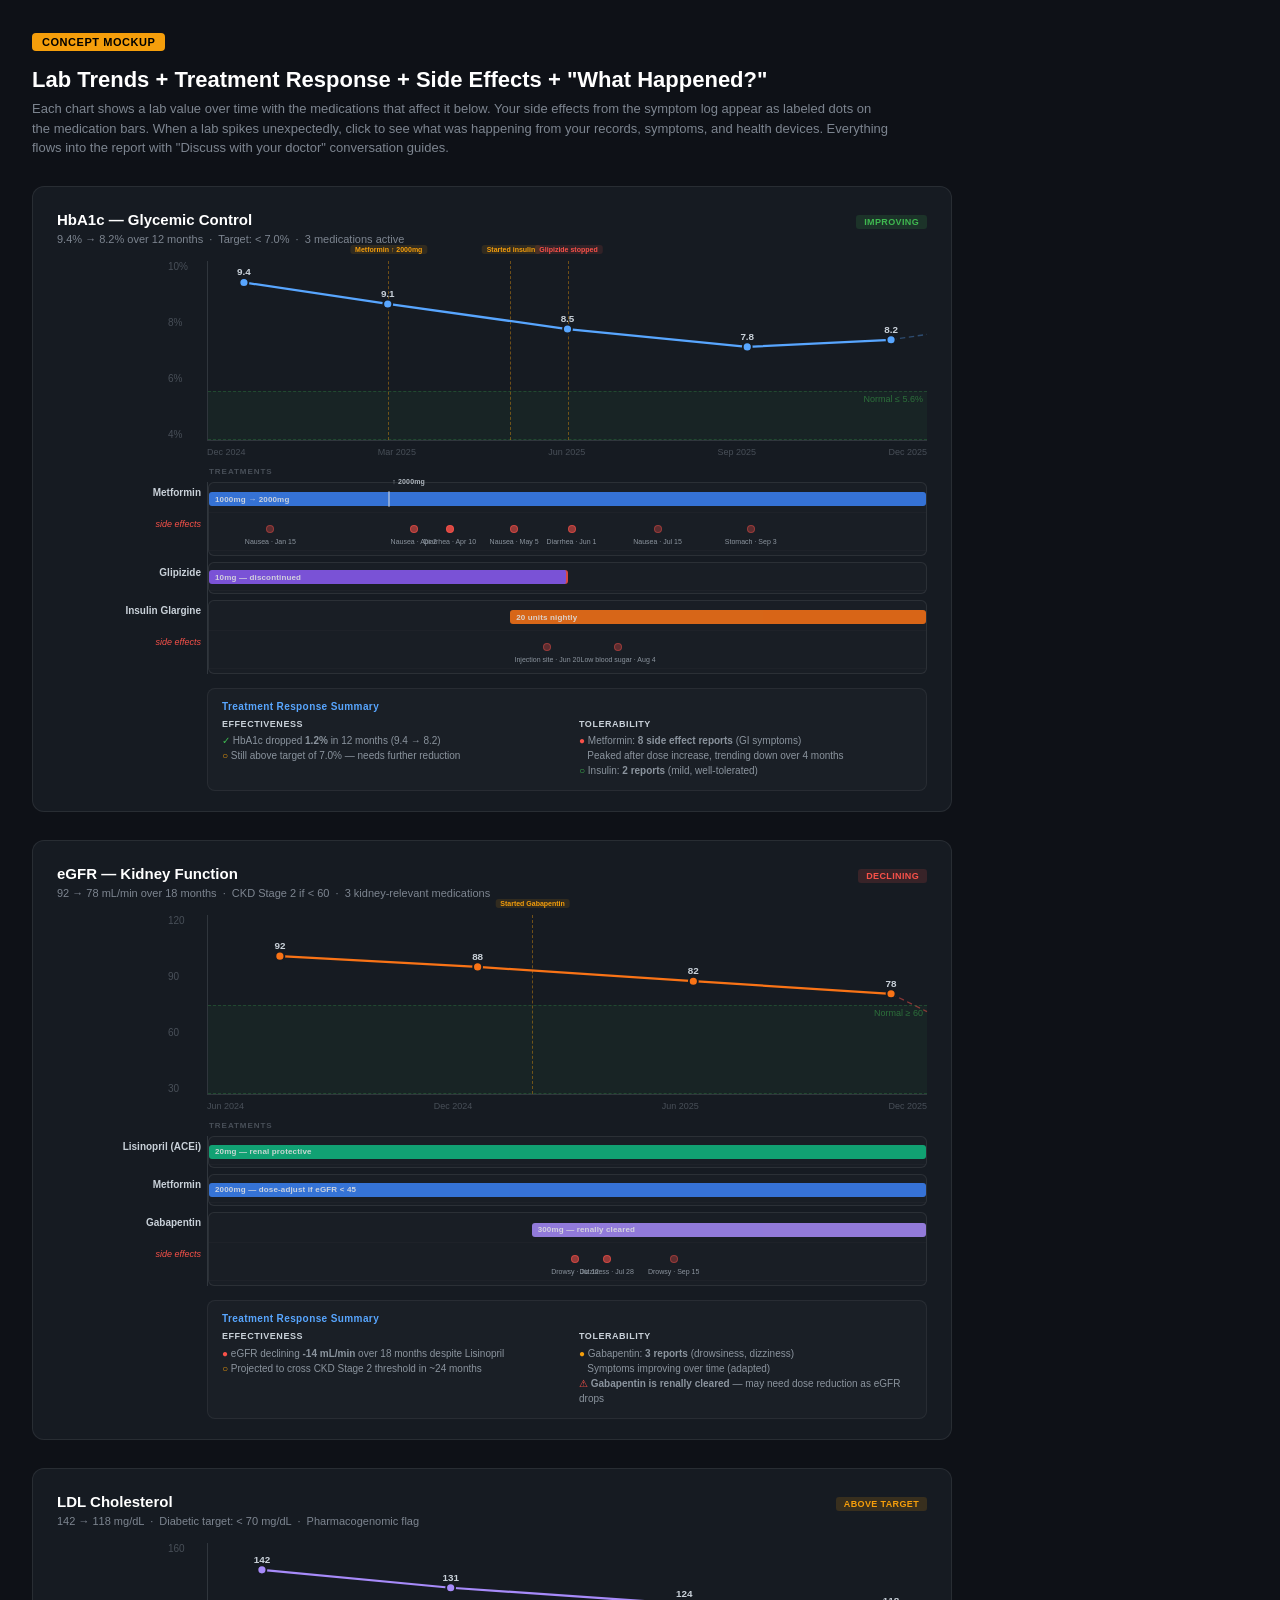
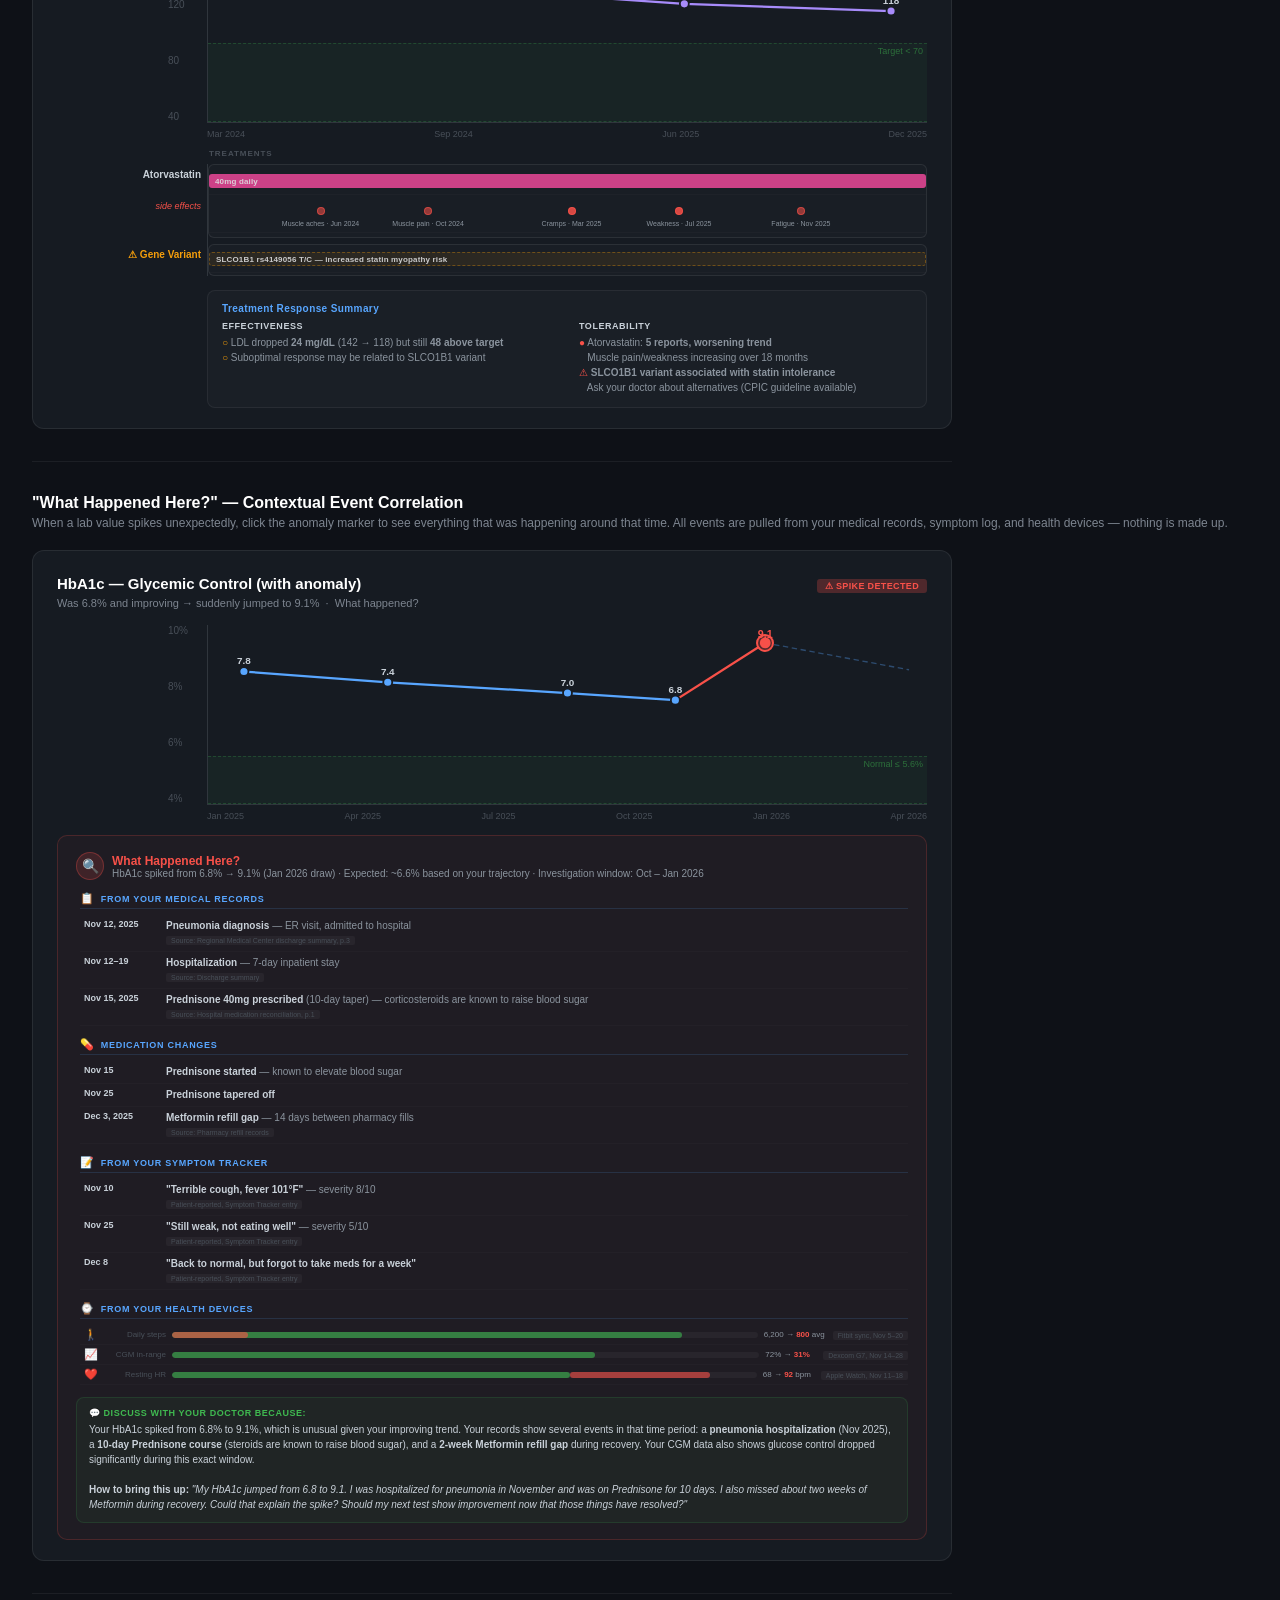
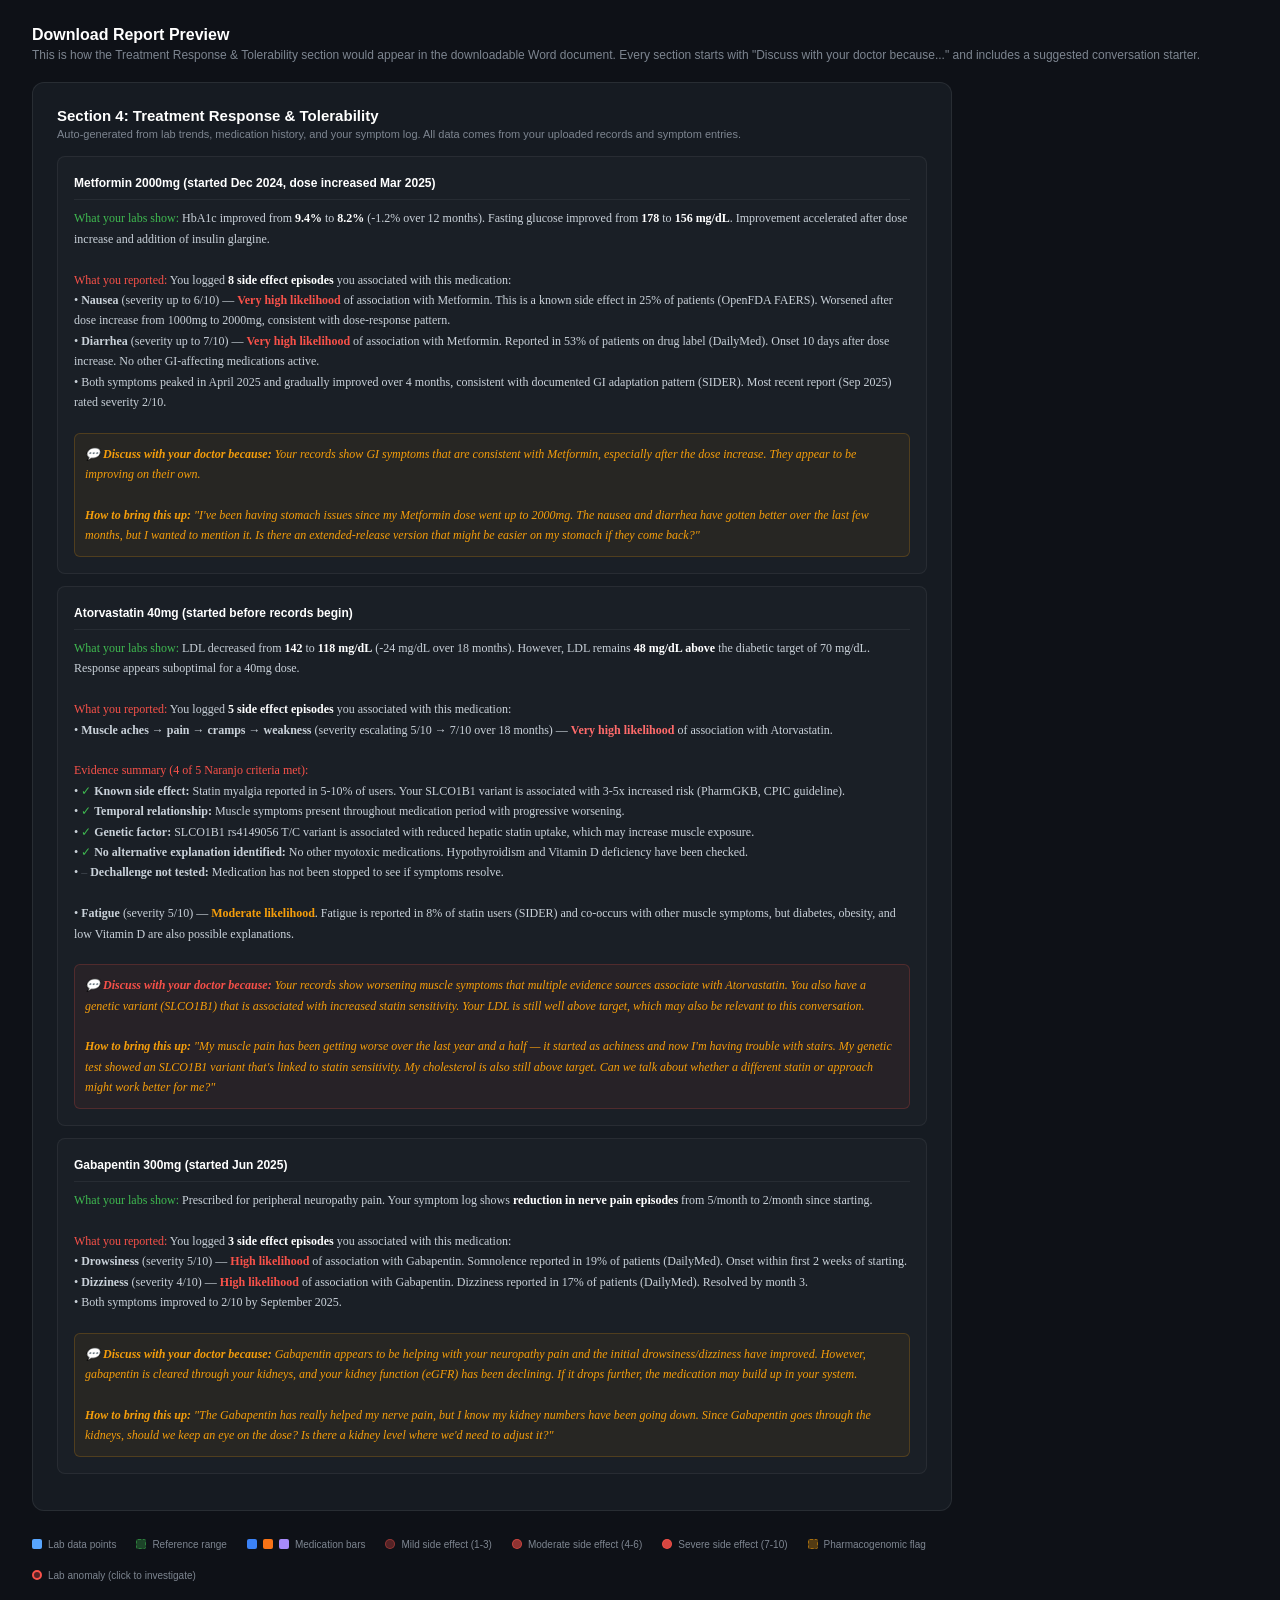
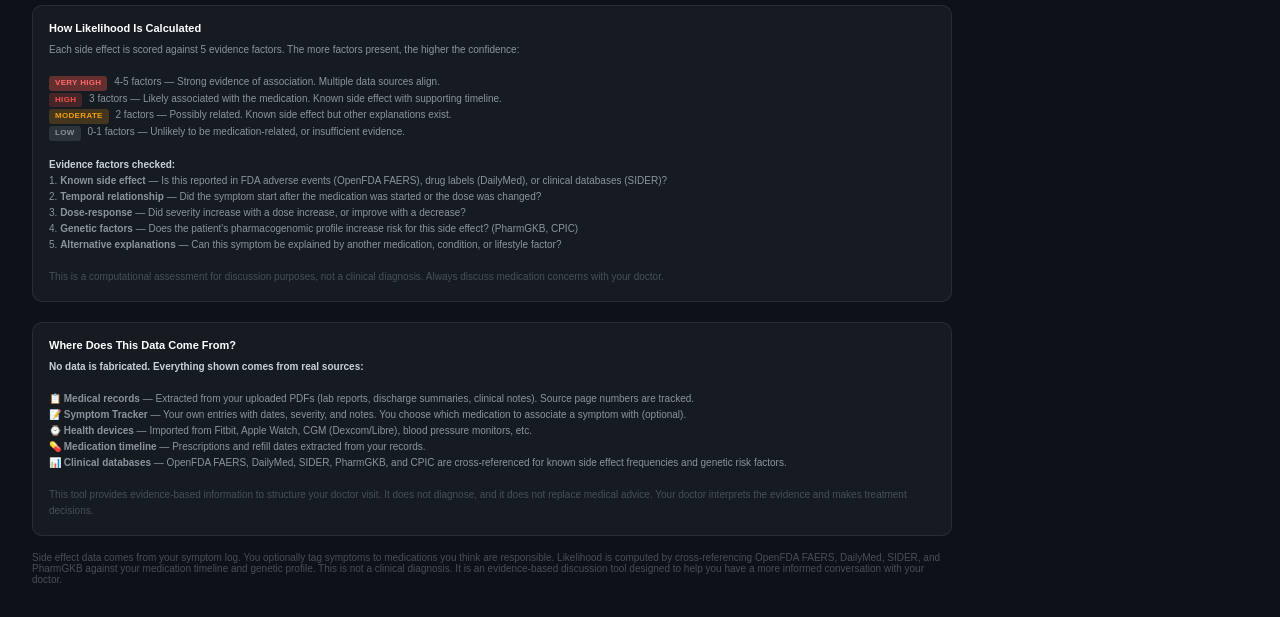
<file: mockup-lab-treatment-timeline.html>
<!DOCTYPE html>
<html lang="en">
<head>
<meta charset="UTF-8">
<meta name="viewport" content="width=device-width, initial-scale=1.0">
<title>Lab + Treatment + Side Effects Timeline — Concept Mockup</title>
<style>
  * { margin: 0; padding: 0; box-sizing: border-box; }
  body {
    background: #0e1117; color: #c9d1d9; font-family: -apple-system, BlinkMacSystemFont, 'SF Pro', sans-serif;
    padding: 32px; min-height: 100vh;
  }
  .mockup-badge {
    display: inline-block; background: #f59e0b; color: #000; font-size: 11px; font-weight: 700;
    padding: 3px 10px; border-radius: 4px; margin-bottom: 16px; letter-spacing: 0.05em;
  }
  h1 { font-size: 22px; font-weight: 700; margin-bottom: 6px; color: #fff; }
  .subtitle { font-size: 13px; color: #7d8590; margin-bottom: 28px; max-width: 860px; line-height: 1.5; }

  .chart-card {
    background: #161b22; border: 1px solid rgba(255,255,255,0.08); border-radius: 12px;
    padding: 24px 24px 20px 24px; margin-bottom: 28px; max-width: 920px;
  }
  .chart-header { display: flex; align-items: baseline; justify-content: space-between; margin-bottom: 4px; }
  .chart-title { font-size: 15px; font-weight: 600; color: #fff; }
  .chart-tag {
    font-size: 9px; font-weight: 600; padding: 2px 8px; border-radius: 3px;
    letter-spacing: 0.04em;
  }
  .tag-improving { background: rgba(63,185,80,0.15); color: #3fb950; }
  .tag-declining { background: rgba(248,81,73,0.15); color: #f85149; }
  .tag-suboptimal { background: rgba(245,158,11,0.15); color: #f59e0b; }
  .chart-subtitle { font-size: 11px; color: #7d8590; margin-bottom: 16px; }

  .chart-wrapper { margin-left: 150px; }

  /* Chart area */
  .chart-area { position: relative; height: 180px; margin-bottom: 0; border-left: 1px solid #30363d; border-bottom: 1px solid #30363d; }

  /* Y-axis */
  .y-labels { position: absolute; left: -40px; top: 0; bottom: 0; display: flex; flex-direction: column; justify-content: space-between; }
  .y-label { font-size: 10px; color: #484f58; }

  /* Reference band */
  .ref-band {
    position: absolute; left: 0; right: 0; background: rgba(63, 185, 80, 0.06);
    border-top: 1px dashed rgba(63, 185, 80, 0.25); border-bottom: 1px dashed rgba(63, 185, 80, 0.25);
  }
  .ref-label { position: absolute; right: 4px; top: 2px; font-size: 9px; color: rgba(63,185,80,0.5); }

  svg.line-chart { position: absolute; top: 0; left: 0; width: 100%; height: 100%; overflow: visible; }

  /* X dates */
  .x-dates { display: flex; justify-content: space-between; padding: 6px 0 0 0; }
  .x-date { font-size: 9px; color: #484f58; text-align: center; }

  /* Section labels */
  .section-label {
    font-size: 8px; font-weight: 700; letter-spacing: 0.12em; color: #484f58;
    margin: 10px 0 4px 0; padding-left: 2px; text-transform: uppercase;
  }

  /* Treatment timeline */
  .treatment-timeline { border-left: 1px solid #30363d; }

  /* Medication group box — groups a medication bar + its side effects */
  .med-group {
    border: 1px solid rgba(255,255,255,0.08); border-radius: 6px;
    margin: 6px 0; padding: 4px 0;
    background: rgba(255,255,255,0.015);
    position: relative;
  }
  .med-group:hover { border-color: rgba(255,255,255,0.14); background: rgba(255,255,255,0.025); }
  .med-group-label {
    position: absolute; left: -148px; top: 4px; width: 140px; text-align: right;
    font-size: 10px; color: #c9d1d9; font-weight: 600; white-space: nowrap;
    overflow: hidden; text-overflow: ellipsis;
  }
  /* No side effects variant — slimmer */
  .med-group--no-se { padding: 2px 0; }
  .treatment-lane {
    display: flex; align-items: center; height: 26px; position: relative;
    border-bottom: 1px solid rgba(255,255,255,0.02);
  }
  .treatment-label {
    position: absolute; left: -148px; width: 140px; text-align: right;
    font-size: 10px; color: #8b949e; font-weight: 500; white-space: nowrap;
    overflow: hidden; text-overflow: ellipsis;
  }
  .treatment-bar {
    position: absolute; height: 14px; border-radius: 3px; opacity: 0.85;
    display: flex; align-items: center; padding-left: 6px;
    font-size: 8px; font-weight: 600; color: rgba(255,255,255,0.9); letter-spacing: 0.02em;
  }
  .treatment-bar:hover { opacity: 1; }

  /* Dose change tick */
  .dose-tick {
    position: absolute; top: -1px; width: 2px; height: 16px; background: rgba(255,255,255,0.5);
    border-radius: 1px;
  }
  .dose-tick::after {
    content: attr(data-label); position: absolute; top: -13px; left: 4px;
    font-size: 7px; color: #c9d1d9; white-space: nowrap; font-weight: 600;
  }

  /* Side effects row */
  .side-effect-lane {
    display: flex; align-items: flex-start; height: 38px; position: relative;
    border-bottom: 1px solid rgba(255,255,255,0.02);
    padding-top: 6px;
  }
  .side-effect-label {
    position: absolute; left: -148px; width: 140px; text-align: right;
    font-size: 9px; color: #f85149; font-weight: 500; font-style: italic;
  }
  .side-effect-track {
    position: absolute; height: 20px; display: flex; align-items: center; gap: 0;
  }
  /* Individual side effect dots */
  .se-dot {
    width: 8px; height: 8px; border-radius: 50%; position: absolute;
    cursor: pointer; transition: transform 0.15s;
  }
  .se-dot:hover { transform: scale(1.8); z-index: 10; }
  /* Visible symptom label below dot */
  .se-dot-label {
    position: absolute; top: 12px; left: 50%; transform: translateX(-50%);
    font-size: 7px; color: #8b949e; white-space: nowrap;
    pointer-events: none; font-weight: 500;
  }
  /* Severity colors */
  .se-mild { background: rgba(248, 81, 73, 0.3); border: 1px solid rgba(248, 81, 73, 0.4); }
  .se-moderate { background: rgba(248, 81, 73, 0.55); border: 1px solid rgba(248, 81, 73, 0.6); }
  .se-severe { background: rgba(248, 81, 73, 0.85); border: 1px solid rgba(248, 81, 73, 0.9); }

  /* Side effect tooltip */
  .se-tooltip {
    display: none; position: absolute; bottom: 28px; left: 50%; transform: translateX(-50%);
    background: #1c2129; border: 1px solid rgba(248,81,73,0.3); border-radius: 6px;
    padding: 8px 10px; min-width: 180px; z-index: 100; pointer-events: none;
  }
  .se-dot:hover .se-tooltip { display: block; }
  .se-tooltip-name { font-size: 10px; font-weight: 600; color: #f85149; margin-bottom: 2px; }
  .se-tooltip-detail { font-size: 9px; color: #8b949e; line-height: 1.4; }
  .se-tooltip-likelihood {
    margin-top: 6px; padding-top: 5px; border-top: 1px solid rgba(255,255,255,0.08);
    font-size: 9px; line-height: 1.4;
  }
  .likelihood-badge {
    display: inline-block; font-size: 8px; font-weight: 700; padding: 1px 6px;
    border-radius: 3px; letter-spacing: 0.04em; margin-right: 4px;
  }
  .lh-high { background: rgba(248,81,73,0.2); color: #f85149; }
  .lh-moderate { background: rgba(245,158,11,0.2); color: #f59e0b; }
  .lh-low { background: rgba(139,148,158,0.2); color: #8b949e; }
  .lh-very-high { background: rgba(248,81,73,0.35); color: #ff6b6b; }
  .se-tooltip-factors { margin-top: 4px; padding-left: 2px; }
  .factor-row { display: flex; align-items: center; gap: 4px; margin-bottom: 1px; }
  .factor-check { color: #3fb950; font-size: 9px; }
  .factor-x { color: #484f58; font-size: 9px; }
  .factor-text { font-size: 8px; color: #7d8590; }

  /* Event line */
  .event-line {
    position: absolute; top: 0; width: 1px; height: 100%;
    border-left: 1px dashed rgba(245, 158, 11, 0.4);
  }
  .event-flag {
    position: absolute; top: -16px; font-size: 7px; padding: 1px 5px;
    background: rgba(245, 158, 11, 0.12); color: #f59e0b; border-radius: 3px;
    white-space: nowrap; transform: translateX(-50%); font-weight: 600;
  }

  /* Response summary box */
  .response-summary {
    margin-top: 14px; padding: 12px 14px;
    background: rgba(255,255,255,0.02); border: 1px solid rgba(255,255,255,0.06);
    border-radius: 8px;
  }
  .response-summary-title {
    font-size: 10px; font-weight: 700; color: #58a6ff; margin-bottom: 6px;
    letter-spacing: 0.04em;
  }
  .response-row {
    display: flex; gap: 24px; font-size: 10px; color: #8b949e; line-height: 1.5;
  }
  .response-col { flex: 1; }
  .response-label { font-weight: 600; color: #c9d1d9; font-size: 9px; margin-bottom: 2px; text-transform: uppercase; letter-spacing: 0.06em; }
  .response-good { color: #3fb950; }
  .response-bad { color: #f85149; }
  .response-warn { color: #f59e0b; }

  /* Report preview card */
  .report-card {
    background: #161b22; border: 1px solid rgba(255,255,255,0.08); border-radius: 12px;
    padding: 24px; margin-bottom: 28px; max-width: 920px;
  }
  .report-title { font-size: 15px; font-weight: 600; color: #fff; margin-bottom: 4px; }
  .report-subtitle { font-size: 11px; color: #7d8590; margin-bottom: 16px; }
  .report-entry {
    background: rgba(255,255,255,0.02); border: 1px solid rgba(255,255,255,0.06);
    border-radius: 8px; padding: 16px; margin-bottom: 12px;
    font-family: 'Georgia', serif; font-size: 12px; line-height: 1.7; color: #c9d1d9;
  }
  .report-entry h4 { font-family: -apple-system, sans-serif; font-size: 12px; font-weight: 700; color: #fff; margin-bottom: 8px; border-bottom: 1px solid rgba(255,255,255,0.06); padding-bottom: 6px; }
  .report-entry .eff { color: #3fb950; }
  .report-entry .tol { color: #f85149; }
  .report-entry .note { color: #f59e0b; font-style: italic; }
  .report-entry .metric { font-weight: 600; color: #fff; }

  /* Legend */
  .legend { display: flex; gap: 20px; margin: 24px 0; flex-wrap: wrap; max-width: 920px; }
  .legend-item { display: flex; align-items: center; gap: 6px; font-size: 10px; color: #7d8590; }
  .legend-dot { width: 10px; height: 10px; border-radius: 2px; flex-shrink: 0; }

  /* Anomaly spike marker */
  .anomaly-point {
    position: absolute; width: 18px; height: 18px; border-radius: 50%;
    background: rgba(248,81,73,0.3); border: 2px solid #f85149;
    cursor: pointer; transform: translate(-50%, -50%);
    animation: anomaly-pulse 2s ease-in-out infinite;
    z-index: 5;
  }
  .anomaly-point:hover { animation: none; background: rgba(248,81,73,0.5); }
  @keyframes anomaly-pulse {
    0%, 100% { box-shadow: 0 0 0 0 rgba(248,81,73,0.4); }
    50% { box-shadow: 0 0 0 8px rgba(248,81,73,0); }
  }
  .anomaly-label {
    position: absolute; font-size: 8px; font-weight: 700; color: #f85149;
    white-space: nowrap; transform: translateX(-50%);
  }

  /* "What Happened Here?" investigation panel */
  .investigation-panel {
    margin-top: 14px; background: rgba(248,81,73,0.04);
    border: 1px solid rgba(248,81,73,0.2); border-radius: 10px;
    padding: 16px 18px; max-width: 100%;
  }
  .investigation-header {
    display: flex; align-items: center; gap: 8px; margin-bottom: 12px;
  }
  .investigation-icon {
    width: 28px; height: 28px; border-radius: 50%;
    background: rgba(248,81,73,0.15); border: 1px solid rgba(248,81,73,0.3);
    display: flex; align-items: center; justify-content: center;
    font-size: 14px; flex-shrink: 0;
  }
  .investigation-title { font-size: 12px; font-weight: 700; color: #f85149; }
  .investigation-subtitle { font-size: 10px; color: #8b949e; }

  .event-source-group {
    margin-bottom: 12px; padding-left: 4px;
  }
  .event-source-header {
    font-size: 9px; font-weight: 700; color: #58a6ff; text-transform: uppercase;
    letter-spacing: 0.08em; margin-bottom: 6px; padding-bottom: 3px;
    border-bottom: 1px solid rgba(88,166,255,0.15);
    display: flex; align-items: center; gap: 6px;
  }
  .event-source-icon { font-size: 11px; }
  .event-row {
    display: flex; gap: 10px; align-items: flex-start; padding: 4px 0 4px 4px;
    border-bottom: 1px solid rgba(255,255,255,0.02);
  }
  .event-date {
    font-size: 9px; font-weight: 600; color: #c9d1d9; white-space: nowrap;
    min-width: 72px; flex-shrink: 0;
  }
  .event-desc { font-size: 10px; color: #8b949e; line-height: 1.4; }
  .event-desc strong { color: #c9d1d9; }
  .event-source-tag {
    font-size: 7px; color: #484f58; background: rgba(255,255,255,0.04);
    padding: 1px 5px; border-radius: 2px; white-space: nowrap;
    margin-top: 1px;
  }

  .investigation-summary {
    margin-top: 12px; padding: 10px 12px;
    background: rgba(63,185,80,0.06); border: 1px solid rgba(63,185,80,0.15);
    border-radius: 8px;
  }
  .investigation-summary-title {
    font-size: 9px; font-weight: 700; color: #3fb950; text-transform: uppercase;
    letter-spacing: 0.06em; margin-bottom: 4px;
  }
  .investigation-summary-text {
    font-size: 10px; color: #c9d1d9; line-height: 1.5;
  }

  /* Device data mini-chart */
  .device-data-row {
    display: flex; gap: 8px; align-items: center; padding: 3px 0 3px 4px;
    border-bottom: 1px solid rgba(255,255,255,0.02);
  }
  .device-icon { font-size: 11px; flex-shrink: 0; }
  .device-bar-container {
    flex: 1; display: flex; align-items: center; gap: 6px;
  }
  .device-bar-label { font-size: 8px; color: #484f58; min-width: 60px; text-align: right; }
  .device-bar-track {
    flex: 1; height: 6px; background: rgba(255,255,255,0.04); border-radius: 3px;
    position: relative; overflow: hidden;
  }
  .device-bar-fill {
    position: absolute; top: 0; left: 0; height: 100%; border-radius: 3px;
    transition: width 0.3s;
  }
  .device-bar-value { font-size: 8px; color: #8b949e; min-width: 50px; }

  /* Divider */
  .section-divider {
    max-width: 920px; border: none; border-top: 1px solid rgba(255,255,255,0.06);
    margin: 32px 0;
  }
  .section-heading {
    font-size: 16px; font-weight: 700; color: #fff; margin-bottom: 4px;
  }
  .section-desc { font-size: 12px; color: #7d8590; margin-bottom: 20px; }
</style>
</head>
<body>

<div class="mockup-badge">CONCEPT MOCKUP</div>
<h1>Lab Trends + Treatment Response + Side Effects + "What Happened?"</h1>
<p class="subtitle">Each chart shows a lab value over time with the medications that affect it below. Your side effects from the symptom log appear as labeled dots on the medication bars. When a lab spikes unexpectedly, click to see what was happening from your records, symptoms, and health devices. Everything flows into the report with "Discuss with your doctor" conversation guides.</p>

<!-- ═══════════════════════════════════════════ -->
<!-- CHART 1: HbA1c                             -->
<!-- ═══════════════════════════════════════════ -->
<div class="chart-card">
  <div class="chart-header">
    <div class="chart-title">HbA1c — Glycemic Control</div>
    <span class="chart-tag tag-improving">IMPROVING</span>
  </div>
  <div class="chart-subtitle">9.4% → 8.2% over 12 months &nbsp;·&nbsp; Target: &lt; 7.0% &nbsp;·&nbsp; 3 medications active</div>

  <div class="chart-wrapper">
    <div class="chart-area">
      <div class="y-labels">
        <span class="y-label">10%</span>
        <span class="y-label">8%</span>
        <span class="y-label">6%</span>
        <span class="y-label">4%</span>
      </div>
      <div class="ref-band" style="bottom: 0%; height: 27%;">
        <span class="ref-label">Normal &le; 5.6%</span>
      </div>

      <!-- Event markers -->
      <div class="event-line" style="left: 25%;">
        <div class="event-flag">Metformin &uarr; 2000mg</div>
      </div>
      <div class="event-line" style="left: 42%;">
        <div class="event-flag">Started insulin</div>
      </div>
      <div class="event-line" style="left: 50%;">
        <div class="event-flag" style="background:rgba(248,81,73,0.12); color:#f85149;">Glipizide stopped</div>
      </div>

      <svg class="line-chart" viewBox="0 0 800 200" preserveAspectRatio="none">
        <polyline points="40,24 200,48 400,76 600,96 760,88"
          fill="none" stroke="#58a6ff" stroke-width="2.5" stroke-linecap="round" stroke-linejoin="round"/>
        <line x1="760" y1="88" x2="800" y2="82"
          stroke="#58a6ff" stroke-width="1.5" stroke-dasharray="6,4" opacity="0.35"/>
        <circle cx="40"  cy="24"  r="5" fill="#58a6ff" stroke="#161b22" stroke-width="2"/>
        <circle cx="200" cy="48"  r="5" fill="#58a6ff" stroke="#161b22" stroke-width="2"/>
        <circle cx="400" cy="76"  r="5" fill="#58a6ff" stroke="#161b22" stroke-width="2"/>
        <circle cx="600" cy="96"  r="5" fill="#58a6ff" stroke="#161b22" stroke-width="2"/>
        <circle cx="760" cy="88"  r="5" fill="#58a6ff" stroke="#161b22" stroke-width="2"/>
        <text x="40"  y="16" fill="#c9d1d9" font-size="11" text-anchor="middle" font-weight="600">9.4</text>
        <text x="200" y="40" fill="#c9d1d9" font-size="11" text-anchor="middle" font-weight="600">9.1</text>
        <text x="400" y="68" fill="#c9d1d9" font-size="11" text-anchor="middle" font-weight="600">8.5</text>
        <text x="600" y="88" fill="#c9d1d9" font-size="11" text-anchor="middle" font-weight="600">7.8</text>
        <text x="760" y="80" fill="#c9d1d9" font-size="11" text-anchor="middle" font-weight="600">8.2</text>
      </svg>
    </div>

    <div class="x-dates">
      <span class="x-date">Dec 2024</span>
      <span class="x-date">Mar 2025</span>
      <span class="x-date">Jun 2025</span>
      <span class="x-date">Sep 2025</span>
      <span class="x-date">Dec 2025</span>
    </div>

    <div class="section-label">Treatments</div>
    <div class="treatment-timeline">

      <!-- ── METFORMIN GROUP ── -->
      <div class="med-group">
        <div class="med-group-label">Metformin</div>
        <div class="treatment-lane">
          <div class="treatment-bar" style="left: 0%; width: 100%; background: #3b82f6;">
            1000mg &rarr; 2000mg
            <div class="dose-tick" style="left: 25%;" data-label="&uarr; 2000mg"></div>
          </div>
        </div>
        <div class="side-effect-lane">
          <div class="side-effect-label">side effects</div>
          <div class="side-effect-track" style="left: 0%; width: 100%;">
            <div class="se-dot se-mild" style="left: 8%;">
              <span class="se-dot-label">Nausea · Jan 15</span>
              <div class="se-tooltip">
                <div class="se-tooltip-name">&#x1F4AC; Discuss with your doctor</div>
                <div class="se-tooltip-detail"><strong>Nausea</strong> &middot; Severity: 3/10 &middot; Jan 15<br>"Slight stomach upset after meals"</div>
                <div class="se-tooltip-likelihood">
                  <span class="likelihood-badge lh-high">HIGH LIKELIHOOD</span> associated with Metformin
                  <div class="se-tooltip-factors">
                    <div class="factor-row"><span class="factor-check">&check;</span><span class="factor-text">Known side effect (reported in 25% of patients) &mdash; OpenFDA</span></div>
                    <div class="factor-row"><span class="factor-check">&check;</span><span class="factor-text">Symptom started after medication began</span></div>
                    <div class="factor-row"><span class="factor-x">&ndash;</span><span class="factor-text">No dose change at this time</span></div>
                  </div>
                </div>
              </div>
            </div>
            <div class="se-dot se-moderate" style="left: 28%;">
              <span class="se-dot-label">Nausea · Apr 2</span>
              <div class="se-tooltip">
                <div class="se-tooltip-name">&#x1F4AC; Discuss with your doctor</div>
                <div class="se-tooltip-detail"><strong>Nausea</strong> worsened &middot; Severity: 6/10 &middot; Apr 2<br>"Much worse since dose increase to 2000mg"</div>
                <div class="se-tooltip-likelihood">
                  <span class="likelihood-badge lh-very-high">VERY HIGH LIKELIHOOD</span> associated with Metformin
                  <div class="se-tooltip-factors">
                    <div class="factor-row"><span class="factor-check">&check;</span><span class="factor-text">Known side effect (25% of patients) &mdash; OpenFDA</span></div>
                    <div class="factor-row"><span class="factor-check">&check;</span><span class="factor-text">Worsened after dose increase (1000 &rarr; 2000mg)</span></div>
                    <div class="factor-row"><span class="factor-check">&check;</span><span class="factor-text">Dose-response pattern observed</span></div>
                  </div>
                </div>
              </div>
            </div>
            <div class="se-dot se-severe" style="left: 33%;">
              <span class="se-dot-label">Diarrhea · Apr 10</span>
              <div class="se-tooltip">
                <div class="se-tooltip-name">&#x1F4AC; Discuss with your doctor</div>
                <div class="se-tooltip-detail"><strong>Diarrhea</strong> &middot; Severity: 7/10 &middot; Apr 10<br>"3-4 episodes daily, started after dose increase"</div>
                <div class="se-tooltip-likelihood">
                  <span class="likelihood-badge lh-very-high">VERY HIGH LIKELIHOOD</span> associated with Metformin
                  <div class="se-tooltip-factors">
                    <div class="factor-row"><span class="factor-check">&check;</span><span class="factor-text">Known side effect (53% of patients) &mdash; DailyMed label</span></div>
                    <div class="factor-row"><span class="factor-check">&check;</span><span class="factor-text">Onset 10 days after dose increase</span></div>
                    <div class="factor-row"><span class="factor-check">&check;</span><span class="factor-text">No other GI-affecting medications active</span></div>
                  </div>
                </div>
              </div>
            </div>
            <div class="se-dot se-moderate" style="left: 42%;">
              <span class="se-dot-label">Nausea · May 5</span>
              <div class="se-tooltip">
                <div class="se-tooltip-name">&#x1F4AC; Discuss with your doctor</div>
                <div class="se-tooltip-detail"><strong>Nausea</strong> improving &middot; Severity: 5/10 &middot; May 5<br>"Getting a bit better"</div>
                <div class="se-tooltip-likelihood">
                  <span class="likelihood-badge lh-high">HIGH LIKELIHOOD</span> associated with Metformin
                </div>
              </div>
            </div>
            <div class="se-dot se-moderate" style="left: 50%;">
              <span class="se-dot-label">Diarrhea · Jun 1</span>
              <div class="se-tooltip">
                <div class="se-tooltip-name">&#x1F4AC; Discuss with your doctor</div>
                <div class="se-tooltip-detail"><strong>Diarrhea</strong> improving &middot; Severity: 5/10 &middot; Jun 1<br>"Down to once a day"</div>
                <div class="se-tooltip-likelihood">
                  <span class="likelihood-badge lh-high">HIGH LIKELIHOOD</span> associated with Metformin
                </div>
              </div>
            </div>
            <div class="se-dot se-mild" style="left: 62%;">
              <span class="se-dot-label">Nausea · Jul 15</span>
              <div class="se-tooltip">
                <div class="se-tooltip-name">&#x1F4AC; For your reference</div>
                <div class="se-tooltip-detail"><strong>Nausea</strong> nearly resolved &middot; Severity: 2/10 &middot; Jul 15<br>"Mostly resolved"</div>
              </div>
            </div>
            <div class="se-dot se-mild" style="left: 75%;">
              <span class="se-dot-label">Stomach · Sep 3</span>
              <div class="se-tooltip">
                <div class="se-tooltip-name">&#x1F4AC; For your reference</div>
                <div class="se-tooltip-detail"><strong>Stomach upset</strong> &middot; Severity: 2/10 &middot; Sep 3<br>"Only with heavy meals now"</div>
              </div>
            </div>
          </div>
        </div>
      </div>

      <!-- ── GLIPIZIDE GROUP (no side effects) ── -->
      <div class="med-group med-group--no-se">
        <div class="med-group-label">Glipizide</div>
        <div class="treatment-lane">
          <div class="treatment-bar" style="left: 0%; width: 50%; background: #8b5cf6; border-right: 2px solid #f85149;">
            10mg &mdash; discontinued
          </div>
        </div>
      </div>

      <!-- ── INSULIN GLARGINE GROUP ── -->
      <div class="med-group">
        <div class="med-group-label">Insulin Glargine</div>
        <div class="treatment-lane">
          <div class="treatment-bar" style="left: 42%; width: 58%; background: #f97316;">
            20 units nightly
          </div>
        </div>
        <div class="side-effect-lane">
          <div class="side-effect-label">side effects</div>
          <div class="side-effect-track" style="left: 42%; width: 58%;">
            <div class="se-dot se-mild" style="left: 8%;">
              <span class="se-dot-label">Injection site · Jun 20</span>
              <div class="se-tooltip">
                <div class="se-tooltip-name">&#x1F4AC; For your reference</div>
                <div class="se-tooltip-detail"><strong>Injection site irritation</strong> &middot; Severity: 2/10 &middot; Jun 20<br>"Small red bump, goes away in an hour"</div>
              </div>
            </div>
            <div class="se-dot se-mild" style="left: 25%;">
              <span class="se-dot-label">Low blood sugar · Aug 4</span>
              <div class="se-tooltip">
                <div class="se-tooltip-name">&#x1F4AC; Discuss with your doctor</div>
                <div class="se-tooltip-detail"><strong>Mild hypoglycemia</strong> &middot; Severity: 3/10 &middot; Aug 4<br>"Felt shaky before dinner, ate a snack and it passed"</div>
              </div>
            </div>
          </div>
        </div>
      </div>

    </div>

    <!-- Response summary -->
    <div class="response-summary">
      <div class="response-summary-title">Treatment Response Summary</div>
      <div class="response-row">
        <div class="response-col">
          <div class="response-label">Effectiveness</div>
          <span class="response-good">&#x2713;</span> HbA1c dropped <strong>1.2%</strong> in 12 months (9.4 &rarr; 8.2)<br>
          <span class="response-warn">&#x25CB;</span> Still above target of 7.0% &mdash; needs further reduction
        </div>
        <div class="response-col">
          <div class="response-label">Tolerability</div>
          <span class="response-bad">&#x25CF;</span> Metformin: <strong>8 side effect reports</strong> (GI symptoms)<br>
          &nbsp;&nbsp;&nbsp;Peaked after dose increase, trending down over 4 months<br>
          <span class="response-good">&#x25CB;</span> Insulin: <strong>2 reports</strong> (mild, well-tolerated)
        </div>
      </div>
    </div>
  </div>
</div>

<!-- ═══════════════════════════════════════════ -->
<!-- CHART 2: eGFR                              -->
<!-- ═══════════════════════════════════════════ -->
<div class="chart-card">
  <div class="chart-header">
    <div class="chart-title">eGFR — Kidney Function</div>
    <span class="chart-tag tag-declining">DECLINING</span>
  </div>
  <div class="chart-subtitle">92 → 78 mL/min over 18 months &nbsp;·&nbsp; CKD Stage 2 if &lt; 60 &nbsp;·&nbsp; 3 kidney-relevant medications</div>

  <div class="chart-wrapper">
    <div class="chart-area">
      <div class="y-labels">
        <span class="y-label">120</span>
        <span class="y-label">90</span>
        <span class="y-label">60</span>
        <span class="y-label">30</span>
      </div>
      <div class="ref-band" style="bottom: 0%; height: 50%;">
        <span class="ref-label">Normal &ge; 60</span>
      </div>
      <div class="event-line" style="left: 45%;">
        <div class="event-flag">Started Gabapentin</div>
      </div>
      <svg class="line-chart" viewBox="0 0 800 200" preserveAspectRatio="none">
        <polyline points="80,46 300,58 540,74 760,88"
          fill="none" stroke="#f97316" stroke-width="2.5" stroke-linecap="round" stroke-linejoin="round"/>
        <line x1="760" y1="88" x2="800" y2="108"
          stroke="#f85149" stroke-width="1.5" stroke-dasharray="6,4" opacity="0.5"/>
        <circle cx="80"  cy="46" r="5" fill="#f97316" stroke="#161b22" stroke-width="2"/>
        <circle cx="300" cy="58" r="5" fill="#f97316" stroke="#161b22" stroke-width="2"/>
        <circle cx="540" cy="74" r="5" fill="#f97316" stroke="#161b22" stroke-width="2"/>
        <circle cx="760" cy="88" r="5" fill="#f97316" stroke="#161b22" stroke-width="2"/>
        <text x="80"  y="38" fill="#c9d1d9" font-size="11" text-anchor="middle" font-weight="600">92</text>
        <text x="300" y="50" fill="#c9d1d9" font-size="11" text-anchor="middle" font-weight="600">88</text>
        <text x="540" y="66" fill="#c9d1d9" font-size="11" text-anchor="middle" font-weight="600">82</text>
        <text x="760" y="80" fill="#c9d1d9" font-size="11" text-anchor="middle" font-weight="600">78</text>
      </svg>
    </div>

    <div class="x-dates">
      <span class="x-date">Jun 2024</span>
      <span class="x-date">Dec 2024</span>
      <span class="x-date">Jun 2025</span>
      <span class="x-date">Dec 2025</span>
    </div>

    <div class="section-label">Treatments</div>
    <div class="treatment-timeline">

      <!-- ── LISINOPRIL GROUP (no side effects) ── -->
      <div class="med-group med-group--no-se">
        <div class="med-group-label">Lisinopril (ACEi)</div>
        <div class="treatment-lane">
          <div class="treatment-bar" style="left: 0%; width: 100%; background: #10b981;">
            20mg &mdash; renal protective
          </div>
        </div>
      </div>

      <!-- ── METFORMIN GROUP (no side effects on this chart) ── -->
      <div class="med-group med-group--no-se">
        <div class="med-group-label">Metformin</div>
        <div class="treatment-lane">
          <div class="treatment-bar" style="left: 0%; width: 100%; background: #3b82f6;">
            2000mg &mdash; dose-adjust if eGFR &lt; 45
          </div>
        </div>
      </div>

      <!-- ── GABAPENTIN GROUP ── -->
      <div class="med-group">
        <div class="med-group-label">Gabapentin</div>
        <div class="treatment-lane">
          <div class="treatment-bar" style="left: 45%; width: 55%; background: #a78bfa;">
            300mg &mdash; renally cleared
          </div>
        </div>
        <div class="side-effect-lane">
          <div class="side-effect-label">side effects</div>
          <div class="side-effect-track" style="left: 45%; width: 55%;">
            <div class="se-dot se-moderate" style="left: 10%;">
              <span class="se-dot-label">Drowsy · Jul 12</span>
              <div class="se-tooltip">
                <div class="se-tooltip-name">&#x1F4AC; Mention to your doctor</div>
                <div class="se-tooltip-detail"><strong>Drowsiness</strong> &middot; Severity: 5/10 &middot; Jul 12<br>"Very drowsy first 2 weeks"</div>
              </div>
            </div>
            <div class="se-dot se-moderate" style="left: 18%;">
              <span class="se-dot-label">Dizziness · Jul 28</span>
              <div class="se-tooltip">
                <div class="se-tooltip-name">&#x1F4AC; Mention to your doctor</div>
                <div class="se-tooltip-detail"><strong>Dizziness</strong> &middot; Severity: 4/10 &middot; Jul 28<br>"Dizzy when standing up quickly"</div>
              </div>
            </div>
            <div class="se-dot se-mild" style="left: 35%;">
              <span class="se-dot-label">Drowsy · Sep 15</span>
              <div class="se-tooltip">
                <div class="se-tooltip-name">&#x1F4AC; For your reference</div>
                <div class="se-tooltip-detail"><strong>Drowsiness</strong> improving &middot; Severity: 2/10 &middot; Sep 15<br>"Mostly adjusted now"</div>
              </div>
            </div>
          </div>
        </div>
      </div>

    </div>

    <div class="response-summary">
      <div class="response-summary-title">Treatment Response Summary</div>
      <div class="response-row">
        <div class="response-col">
          <div class="response-label">Effectiveness</div>
          <span class="response-bad">&#x25CF;</span> eGFR declining <strong>-14 mL/min</strong> over 18 months despite Lisinopril<br>
          <span class="response-warn">&#x25CB;</span> Projected to cross CKD Stage 2 threshold in ~24 months
        </div>
        <div class="response-col">
          <div class="response-label">Tolerability</div>
          <span class="response-warn">&#x25CF;</span> Gabapentin: <strong>3 reports</strong> (drowsiness, dizziness)<br>
          &nbsp;&nbsp;&nbsp;Symptoms improving over time (adapted)<br>
          <span class="response-bad">&#x26A0;</span> <strong>Gabapentin is renally cleared</strong> &mdash; may need dose reduction as eGFR drops
        </div>
      </div>
    </div>
  </div>
</div>

<!-- ═══════════════════════════════════════════ -->
<!-- CHART 3: LDL                               -->
<!-- ═══════════════════════════════════════════ -->
<div class="chart-card">
  <div class="chart-header">
    <div class="chart-title">LDL Cholesterol</div>
    <span class="chart-tag tag-suboptimal">ABOVE TARGET</span>
  </div>
  <div class="chart-subtitle">142 → 118 mg/dL &nbsp;·&nbsp; Diabetic target: &lt; 70 mg/dL &nbsp;·&nbsp; Pharmacogenomic flag</div>

  <div class="chart-wrapper">
    <div class="chart-area">
      <div class="y-labels">
        <span class="y-label">160</span>
        <span class="y-label">120</span>
        <span class="y-label">80</span>
        <span class="y-label">40</span>
      </div>
      <div class="ref-band" style="bottom: 0%; height: 44%;">
        <span class="ref-label">Target &lt; 70</span>
      </div>
      <svg class="line-chart" viewBox="0 0 800 200" preserveAspectRatio="none">
        <polyline points="60,30 270,50 530,68 760,76"
          fill="none" stroke="#a78bfa" stroke-width="2.5" stroke-linecap="round" stroke-linejoin="round"/>
        <circle cx="60"  cy="30" r="5" fill="#a78bfa" stroke="#161b22" stroke-width="2"/>
        <circle cx="270" cy="50" r="5" fill="#a78bfa" stroke="#161b22" stroke-width="2"/>
        <circle cx="530" cy="68" r="5" fill="#a78bfa" stroke="#161b22" stroke-width="2"/>
        <circle cx="760" cy="76" r="5" fill="#a78bfa" stroke="#161b22" stroke-width="2"/>
        <text x="60"  y="22" fill="#c9d1d9" font-size="11" text-anchor="middle" font-weight="600">142</text>
        <text x="270" y="42" fill="#c9d1d9" font-size="11" text-anchor="middle" font-weight="600">131</text>
        <text x="530" y="60" fill="#c9d1d9" font-size="11" text-anchor="middle" font-weight="600">124</text>
        <text x="760" y="68" fill="#c9d1d9" font-size="11" text-anchor="middle" font-weight="600">118</text>
      </svg>
    </div>

    <div class="x-dates">
      <span class="x-date">Mar 2024</span>
      <span class="x-date">Sep 2024</span>
      <span class="x-date">Jun 2025</span>
      <span class="x-date">Dec 2025</span>
    </div>

    <div class="section-label">Treatments</div>
    <div class="treatment-timeline">

      <!-- ── ATORVASTATIN GROUP ── -->
      <div class="med-group">
        <div class="med-group-label">Atorvastatin</div>
        <div class="treatment-lane">
          <div class="treatment-bar" style="left: 0%; width: 100%; background: #ec4899;">
            40mg daily
          </div>
        </div>
        <div class="side-effect-lane">
          <div class="side-effect-label">side effects</div>
          <div class="side-effect-track" style="left: 0%; width: 100%;">
            <div class="se-dot se-moderate" style="left: 15%;">
              <span class="se-dot-label">Muscle aches · Jun 2024</span>
              <div class="se-tooltip">
                <div class="se-tooltip-name">&#x1F4AC; Discuss with your doctor</div>
                <div class="se-tooltip-detail"><strong>Muscle aches</strong> &middot; Severity: 5/10 &middot; Jun 2024<br>"Legs feel heavy and achy after walking"</div>
                <div class="se-tooltip-likelihood">
                  <span class="likelihood-badge lh-very-high">VERY HIGH LIKELIHOOD</span> associated with Atorvastatin
                  <div class="se-tooltip-factors">
                    <div class="factor-row"><span class="factor-check">&check;</span><span class="factor-text">Myalgia reported in 5-10% of statin users &mdash; OpenFDA</span></div>
                    <div class="factor-row"><span class="factor-check">&check;</span><span class="factor-text">SLCO1B1 rs4149056 T/C increases risk 3-5x &mdash; PharmGKB</span></div>
                    <div class="factor-row"><span class="factor-check">&check;</span><span class="factor-text">Symptom consistent with statin myopathy pattern</span></div>
                    <div class="factor-row"><span class="factor-check">&check;</span><span class="factor-text">No other myotoxic medications active</span></div>
                  </div>
                </div>
              </div>
            </div>
            <div class="se-dot se-moderate" style="left: 30%;">
              <span class="se-dot-label">Muscle pain · Oct 2024</span>
              <div class="se-tooltip">
                <div class="se-tooltip-name">&#x1F4AC; Discuss with your doctor</div>
                <div class="se-tooltip-detail"><strong>Muscle pain</strong> worsening &middot; Severity: 6/10 &middot; Oct 2024<br>"Thigh pain wakes me up at night sometimes"</div>
                <div class="se-tooltip-likelihood">
                  <span class="likelihood-badge lh-very-high">VERY HIGH LIKELIHOOD</span> associated with Atorvastatin
                  <div class="se-tooltip-factors">
                    <div class="factor-row"><span class="factor-check">&check;</span><span class="factor-text">Worsening pattern consistent with cumulative myotoxicity</span></div>
                    <div class="factor-row"><span class="factor-check">&check;</span><span class="factor-text">Genetic risk factor present (SLCO1B1)</span></div>
                    <div class="factor-row"><span class="factor-check">&check;</span><span class="factor-text">Proximal muscle involvement consistent with statin myopathy</span></div>
                  </div>
                </div>
              </div>
            </div>
            <div class="se-dot se-severe" style="left: 50%;">
              <span class="se-dot-label">Cramps · Mar 2025</span>
              <div class="se-tooltip">
                <div class="se-tooltip-name">&#x1F4AC; Discuss with your doctor</div>
                <div class="se-tooltip-detail"><strong>Muscle cramps</strong> &middot; Severity: 7/10 &middot; Mar 2025<br>"Bad cramps in calves, hard to walk some days"</div>
                <div class="se-tooltip-likelihood">
                  <span class="likelihood-badge lh-very-high">VERY HIGH LIKELIHOOD</span> associated with Atorvastatin
                  <div class="se-tooltip-factors">
                    <div class="factor-row"><span class="factor-check">&check;</span><span class="factor-text">Progressive worsening over 9 months on medication</span></div>
                    <div class="factor-row"><span class="factor-check">&check;</span><span class="factor-text">SLCO1B1 variant: 3-5x myopathy risk &mdash; CPIC guideline</span></div>
                    <div class="factor-row"><span class="factor-check">&check;</span><span class="factor-text">Functional impairment (difficulty walking)</span></div>
                    <div class="factor-row"><span class="factor-x" style="color:#f85149;">&uarr;</span><span class="factor-text" style="color:#f85149;">Ask your doctor about a CK level check</span></div>
                  </div>
                </div>
              </div>
            </div>
            <div class="se-dot se-severe" style="left: 65%;">
              <span class="se-dot-label">Weakness · Jul 2025</span>
              <div class="se-tooltip">
                <div class="se-tooltip-name">&#x1F4AC; Discuss with your doctor — urgent</div>
                <div class="se-tooltip-detail"><strong>Muscle weakness</strong> &middot; Severity: 7/10 &middot; Jul 2025<br>"Can't do stairs like I used to"</div>
                <div class="se-tooltip-likelihood">
                  <span class="likelihood-badge lh-very-high">VERY HIGH LIKELIHOOD</span> associated with Atorvastatin
                  <div class="se-tooltip-factors">
                    <div class="factor-row"><span class="factor-check">&check;</span><span class="factor-text">Progressive weakness: escalation from aches &rarr; pain &rarr; weakness</span></div>
                    <div class="factor-row"><span class="factor-check">&check;</span><span class="factor-text">Genetic + clinical + temporal evidence all align</span></div>
                    <div class="factor-row"><span class="factor-x" style="color:#f85149;">&uarr;</span><span class="factor-text" style="color:#f85149;">Weakness with functional decline — bring this up at your next visit</span></div>
                  </div>
                </div>
              </div>
            </div>
            <div class="se-dot se-moderate" style="left: 82%;">
              <span class="se-dot-label">Fatigue · Nov 2025</span>
              <div class="se-tooltip">
                <div class="se-tooltip-name">&#x1F4AC; Mention to your doctor</div>
                <div class="se-tooltip-detail"><strong>Fatigue</strong> &middot; Severity: 5/10 &middot; Nov 2025<br>"Tired all the time, wondering if it's the statin"</div>
                <div class="se-tooltip-likelihood">
                  <span class="likelihood-badge lh-moderate">MODERATE LIKELIHOOD</span> possibly associated with Atorvastatin
                  <div class="se-tooltip-factors">
                    <div class="factor-row"><span class="factor-check">&check;</span><span class="factor-text">Fatigue reported in statin users &mdash; SIDER (8%)</span></div>
                    <div class="factor-row"><span class="factor-check">&check;</span><span class="factor-text">Co-occurs with other statin muscle symptoms</span></div>
                    <div class="factor-row"><span class="factor-x">&ndash;</span><span class="factor-text">Fatigue also common in diabetes, obesity, low Vitamin D</span></div>
                    <div class="factor-row"><span class="factor-x">&ndash;</span><span class="factor-text">Multiple confounding conditions present</span></div>
                  </div>
                </div>
              </div>
            </div>
          </div>
        </div>
      </div>

      <!-- ── SLCO1B1 GENE VARIANT (contextual flag) ── -->
      <div class="med-group med-group--no-se">
        <div class="med-group-label" style="color: #f59e0b;">&#x26A0; Gene Variant</div>
        <div class="treatment-lane">
          <div class="treatment-bar" style="left: 0%; width: 100%; background: rgba(245,158,11,0.1); border: 1px dashed rgba(245,158,11,0.4);">
            SLCO1B1 rs4149056 T/C &mdash; increased statin myopathy risk
          </div>
        </div>
      </div>

    </div>

    <div class="response-summary">
      <div class="response-summary-title">Treatment Response Summary</div>
      <div class="response-row">
        <div class="response-col">
          <div class="response-label">Effectiveness</div>
          <span class="response-warn">&#x25CB;</span> LDL dropped <strong>24 mg/dL</strong> (142 &rarr; 118) but still <strong>48 above target</strong><br>
          <span class="response-warn">&#x25CB;</span> Suboptimal response may be related to SLCO1B1 variant
        </div>
        <div class="response-col">
          <div class="response-label">Tolerability</div>
          <span class="response-bad">&#x25CF;</span> Atorvastatin: <strong>5 reports, worsening trend</strong><br>
          &nbsp;&nbsp;&nbsp;Muscle pain/weakness increasing over 18 months<br>
          <span class="response-bad">&#x26A0;</span> <strong>SLCO1B1 variant associated with statin intolerance</strong><br>
          &nbsp;&nbsp;&nbsp;Ask your doctor about alternatives (CPIC guideline available)
        </div>
      </div>
    </div>
  </div>
</div>

<!-- ═══════════════════════════════════════════ -->
<!-- SECTION: What Happened Here? (Part 4)       -->
<!-- ═══════════════════════════════════════════ -->
<hr class="section-divider">
<div class="section-heading">"What Happened Here?" &mdash; Contextual Event Correlation</div>
<div class="section-desc">When a lab value spikes unexpectedly, click the anomaly marker to see everything that was happening around that time. All events are pulled from your medical records, symptom log, and health devices &mdash; nothing is made up.</div>

<div class="chart-card">
  <div class="chart-header">
    <div class="chart-title">HbA1c — Glycemic Control (with anomaly)</div>
    <span class="chart-tag tag-declining" style="background: rgba(248,81,73,0.25);">&#x26A0; SPIKE DETECTED</span>
  </div>
  <div class="chart-subtitle">Was 6.8% and improving &rarr; suddenly jumped to 9.1% &nbsp;·&nbsp; What happened?</div>

  <div class="chart-wrapper">
    <div class="chart-area">
      <div class="y-labels">
        <span class="y-label">10%</span>
        <span class="y-label">8%</span>
        <span class="y-label">6%</span>
        <span class="y-label">4%</span>
      </div>
      <div class="ref-band" style="bottom: 0%; height: 27%;">
        <span class="ref-label">Normal &le; 5.6%</span>
      </div>
      <svg class="line-chart" viewBox="0 0 800 200" preserveAspectRatio="none">
        <!-- Good trajectory -->
        <polyline points="40,52 200,64 400,76 520,84"
          fill="none" stroke="#58a6ff" stroke-width="2.5" stroke-linecap="round" stroke-linejoin="round"/>
        <!-- Spike -->
        <line x1="520" y1="84" x2="620" y2="20"
          stroke="#f85149" stroke-width="2.5" stroke-linecap="round"/>
        <!-- Recovery projection -->
        <line x1="620" y1="20" x2="780" y2="50"
          stroke="#58a6ff" stroke-width="1.5" stroke-dasharray="6,4" opacity="0.35"/>

        <circle cx="40"  cy="52" r="5" fill="#58a6ff" stroke="#161b22" stroke-width="2"/>
        <circle cx="200" cy="64" r="5" fill="#58a6ff" stroke="#161b22" stroke-width="2"/>
        <circle cx="400" cy="76" r="5" fill="#58a6ff" stroke="#161b22" stroke-width="2"/>
        <circle cx="520" cy="84" r="5" fill="#58a6ff" stroke="#161b22" stroke-width="2"/>
        <circle cx="620" cy="20" r="7" fill="#f85149" stroke="#161b22" stroke-width="2"/>
        <text x="40"  y="44" fill="#c9d1d9" font-size="11" text-anchor="middle" font-weight="600">7.8</text>
        <text x="200" y="56" fill="#c9d1d9" font-size="11" text-anchor="middle" font-weight="600">7.4</text>
        <text x="400" y="68" fill="#c9d1d9" font-size="11" text-anchor="middle" font-weight="600">7.0</text>
        <text x="520" y="76" fill="#c9d1d9" font-size="11" text-anchor="middle" font-weight="600">6.8</text>
        <text x="620" y="14" fill="#f85149" font-size="12" text-anchor="middle" font-weight="700">9.1</text>
      </svg>
      <!-- Pulsing anomaly marker -->
      <div class="anomaly-point" style="left: 77.5%; top: 10%;"></div>
    </div>

    <div class="x-dates">
      <span class="x-date">Jan 2025</span>
      <span class="x-date">Apr 2025</span>
      <span class="x-date">Jul 2025</span>
      <span class="x-date">Oct 2025</span>
      <span class="x-date">Jan 2026</span>
      <span class="x-date">Apr 2026</span>
    </div>
  </div>

  <!-- ═══ "What Happened Here?" Investigation Panel ═══ -->
  <div class="investigation-panel">
    <div class="investigation-header">
      <div class="investigation-icon">&#x1F50D;</div>
      <div>
        <div class="investigation-title">What Happened Here?</div>
        <div class="investigation-subtitle">HbA1c spiked from 6.8% &rarr; 9.1% (Jan 2026 draw) &middot; Expected: ~6.6% based on your trajectory &middot; Investigation window: Oct &ndash; Jan 2026</div>
      </div>
    </div>

    <!-- Medical Records -->
    <div class="event-source-group">
      <div class="event-source-header"><span class="event-source-icon">&#x1F4CB;</span> FROM YOUR MEDICAL RECORDS</div>
      <div class="event-row">
        <div class="event-date">Nov 12, 2025</div>
        <div class="event-desc">
          <strong>Pneumonia diagnosis</strong> &mdash; ER visit, admitted to hospital<br>
          <span class="event-source-tag">Source: Regional Medical Center discharge summary, p.3</span>
        </div>
      </div>
      <div class="event-row">
        <div class="event-date">Nov 12–19</div>
        <div class="event-desc">
          <strong>Hospitalization</strong> &mdash; 7-day inpatient stay<br>
          <span class="event-source-tag">Source: Discharge summary</span>
        </div>
      </div>
      <div class="event-row">
        <div class="event-date">Nov 15, 2025</div>
        <div class="event-desc">
          <strong>Prednisone 40mg prescribed</strong> (10-day taper) &mdash; corticosteroids are known to raise blood sugar<br>
          <span class="event-source-tag">Source: Hospital medication reconciliation, p.1</span>
        </div>
      </div>
    </div>

    <!-- Medication Changes -->
    <div class="event-source-group">
      <div class="event-source-header"><span class="event-source-icon">&#x1F48A;</span> MEDICATION CHANGES</div>
      <div class="event-row">
        <div class="event-date">Nov 15</div>
        <div class="event-desc"><strong>Prednisone started</strong> &mdash; known to elevate blood sugar</div>
      </div>
      <div class="event-row">
        <div class="event-date">Nov 25</div>
        <div class="event-desc"><strong>Prednisone tapered off</strong></div>
      </div>
      <div class="event-row">
        <div class="event-date">Dec 3, 2025</div>
        <div class="event-desc">
          <strong>Metformin refill gap</strong> &mdash; 14 days between pharmacy fills<br>
          <span class="event-source-tag">Source: Pharmacy refill records</span>
        </div>
      </div>
    </div>

    <!-- Symptom Tracker -->
    <div class="event-source-group">
      <div class="event-source-header"><span class="event-source-icon">&#x1F4DD;</span> FROM YOUR SYMPTOM TRACKER</div>
      <div class="event-row">
        <div class="event-date">Nov 10</div>
        <div class="event-desc"><strong>"Terrible cough, fever 101&deg;F"</strong> &mdash; severity 8/10<br><span class="event-source-tag">Patient-reported, Symptom Tracker entry</span></div>
      </div>
      <div class="event-row">
        <div class="event-date">Nov 25</div>
        <div class="event-desc"><strong>"Still weak, not eating well"</strong> &mdash; severity 5/10<br><span class="event-source-tag">Patient-reported, Symptom Tracker entry</span></div>
      </div>
      <div class="event-row">
        <div class="event-date">Dec 8</div>
        <div class="event-desc"><strong>"Back to normal, but forgot to take meds for a week"</strong><br><span class="event-source-tag">Patient-reported, Symptom Tracker entry</span></div>
      </div>
    </div>

    <!-- Health Devices -->
    <div class="event-source-group">
      <div class="event-source-header"><span class="event-source-icon">&#x231A;</span> FROM YOUR HEALTH DEVICES</div>
      <div class="device-data-row">
        <span class="device-icon">&#x1F6B6;</span>
        <div class="device-bar-container">
          <span class="device-bar-label">Daily steps</span>
          <div class="device-bar-track">
            <div class="device-bar-fill" style="width: 87%; background: #3fb950; opacity: 0.6;"></div>
            <div class="device-bar-fill" style="width: 13%; background: #f85149; opacity: 0.6;"></div>
          </div>
          <span class="device-bar-value">6,200 &rarr; <strong style="color:#f85149;">800</strong> avg</span>
        </div>
        <span class="event-source-tag">Fitbit sync, Nov 5&ndash;20</span>
      </div>
      <div class="device-data-row">
        <span class="device-icon">&#x1F4C8;</span>
        <div class="device-bar-container">
          <span class="device-bar-label">CGM in-range</span>
          <div class="device-bar-track">
            <div class="device-bar-fill" style="width: 72%; background: #3fb950; opacity: 0.6;"></div>
          </div>
          <span class="device-bar-value">72% &rarr; <strong style="color:#f85149;">31%</strong></span>
        </div>
        <span class="event-source-tag">Dexcom G7, Nov 14&ndash;28</span>
      </div>
      <div class="device-data-row">
        <span class="device-icon">&#x2764;&#xFE0F;</span>
        <div class="device-bar-container">
          <span class="device-bar-label">Resting HR</span>
          <div class="device-bar-track">
            <div class="device-bar-fill" style="width: 68%; background: #3fb950; opacity: 0.6;"></div>
            <div class="device-bar-fill" style="left: 68%; width: 24%; background: #f85149; opacity: 0.6;"></div>
          </div>
          <span class="device-bar-value">68 &rarr; <strong style="color:#f85149;">92</strong> bpm</span>
        </div>
        <span class="event-source-tag">Apple Watch, Nov 11&ndash;18</span>
      </div>
    </div>

    <!-- Summary -->
    <div class="investigation-summary">
      <div class="investigation-summary-title">&#x1F4AC; Discuss with your doctor because:</div>
      <div class="investigation-summary-text">
        Your HbA1c spiked from 6.8% to 9.1%, which is unusual given your improving trend. Your records show several events in that time period: a <strong>pneumonia hospitalization</strong> (Nov 2025), a <strong>10-day Prednisone course</strong> (steroids are known to raise blood sugar), and a <strong>2-week Metformin refill gap</strong> during recovery. Your CGM data also shows glucose control dropped significantly during this exact window.<br><br>
        <strong>How to bring this up:</strong> <em>"My HbA1c jumped from 6.8 to 9.1. I was hospitalized for pneumonia in November and was on Prednisone for 10 days. I also missed about two weeks of Metformin during recovery. Could that explain the spike? Should my next test show improvement now that those things have resolved?"</em>
      </div>
    </div>
  </div>
</div>

<!-- ═══════════════════════════════════════════ -->
<!-- SECTION: Report Preview                     -->
<!-- ═══════════════════════════════════════════ -->
<hr class="section-divider">
<div class="section-heading">Download Report Preview</div>
<div class="section-desc">This is how the Treatment Response &amp; Tolerability section would appear in the downloadable Word document. Every section starts with "Discuss with your doctor because..." and includes a suggested conversation starter.</div>

<div class="report-card">
  <div class="report-title">Section 4: Treatment Response &amp; Tolerability</div>
  <div class="report-subtitle">Auto-generated from lab trends, medication history, and your symptom log. All data comes from your uploaded records and symptom entries.</div>

  <div class="report-entry">
    <h4>Metformin 2000mg (started Dec 2024, dose increased Mar 2025)</h4>
    <span class="eff">What your labs show:</span> HbA1c improved from <span class="metric">9.4%</span> to <span class="metric">8.2%</span> (-1.2% over 12 months). Fasting glucose improved from <span class="metric">178</span> to <span class="metric">156 mg/dL</span>. Improvement accelerated after dose increase and addition of insulin glargine.<br><br>
    <span class="tol">What you reported:</span> You logged <span class="metric">8 side effect episodes</span> you associated with this medication:<br>
    &bull; <strong>Nausea</strong> (severity up to 6/10) &mdash; <span class="metric" style="color:#f85149;">Very high likelihood</span> of association with Metformin. This is a known side effect in 25% of patients (OpenFDA FAERS). Worsened after dose increase from 1000mg to 2000mg, consistent with dose-response pattern.<br>
    &bull; <strong>Diarrhea</strong> (severity up to 7/10) &mdash; <span class="metric" style="color:#f85149;">Very high likelihood</span> of association with Metformin. Reported in 53% of patients on drug label (DailyMed). Onset 10 days after dose increase. No other GI-affecting medications active.<br>
    &bull; Both symptoms peaked in April 2025 and gradually improved over 4 months, consistent with documented GI adaptation pattern (SIDER). Most recent report (Sep 2025) rated severity 2/10.<br><br>

    <span class="note" style="display:block; padding: 10px; background: rgba(245,158,11,0.06); border: 1px solid rgba(245,158,11,0.2); border-radius: 6px;">
      <strong style="color: #f59e0b;">&#x1F4AC; Discuss with your doctor because:</strong> Your records show GI symptoms that are consistent with Metformin, especially after the dose increase. They appear to be improving on their own.<br><br>
      <strong>How to bring this up:</strong> <em>"I've been having stomach issues since my Metformin dose went up to 2000mg. The nausea and diarrhea have gotten better over the last few months, but I wanted to mention it. Is there an extended-release version that might be easier on my stomach if they come back?"</em>
    </span>
  </div>

  <div class="report-entry">
    <h4>Atorvastatin 40mg (started before records begin)</h4>
    <span class="eff">What your labs show:</span> LDL decreased from <span class="metric">142</span> to <span class="metric">118 mg/dL</span> (-24 mg/dL over 18 months). However, LDL remains <span class="metric">48 mg/dL above</span> the diabetic target of 70 mg/dL. Response appears suboptimal for a 40mg dose.<br><br>
    <span class="tol">What you reported:</span> You logged <span class="metric">5 side effect episodes</span> you associated with this medication:<br>
    &bull; <strong>Muscle aches &rarr; pain &rarr; cramps &rarr; weakness</strong> (severity escalating 5/10 &rarr; 7/10 over 18 months) &mdash; <span class="metric" style="color:#ff6b6b;">Very high likelihood</span> of association with Atorvastatin.<br><br>

    <span class="tol">Evidence summary (4 of 5 Naranjo criteria met):</span><br>
    &bull; <span style="color:#3fb950;">&check;</span> <strong>Known side effect:</strong> Statin myalgia reported in 5-10% of users. Your SLCO1B1 variant is associated with 3-5x increased risk (PharmGKB, CPIC guideline).<br>
    &bull; <span style="color:#3fb950;">&check;</span> <strong>Temporal relationship:</strong> Muscle symptoms present throughout medication period with progressive worsening.<br>
    &bull; <span style="color:#3fb950;">&check;</span> <strong>Genetic factor:</strong> SLCO1B1 rs4149056 T/C variant is associated with reduced hepatic statin uptake, which may increase muscle exposure.<br>
    &bull; <span style="color:#3fb950;">&check;</span> <strong>No alternative explanation identified:</strong> No other myotoxic medications. Hypothyroidism and Vitamin D deficiency have been checked.<br>
    &bull; <span style="color:#484f58;">&ndash;</span> <strong>Dechallenge not tested:</strong> Medication has not been stopped to see if symptoms resolve.<br><br>

    &bull; <strong>Fatigue</strong> (severity 5/10) &mdash; <span class="metric" style="color:#f59e0b;">Moderate likelihood</span>. Fatigue is reported in 8% of statin users (SIDER) and co-occurs with other muscle symptoms, but diabetes, obesity, and low Vitamin D are also possible explanations.<br><br>

    <span class="note" style="display:block; padding: 10px; background: rgba(248,81,73,0.06); border: 1px solid rgba(248,81,73,0.2); border-radius: 6px;">
      <strong style="color: #f85149;">&#x1F4AC; Discuss with your doctor because:</strong> Your records show worsening muscle symptoms that multiple evidence sources associate with Atorvastatin. You also have a genetic variant (SLCO1B1) that is associated with increased statin sensitivity. Your LDL is still well above target, which may also be relevant to this conversation.<br><br>
      <strong>How to bring this up:</strong> <em>"My muscle pain has been getting worse over the last year and a half &mdash; it started as achiness and now I'm having trouble with stairs. My genetic test showed an SLCO1B1 variant that's linked to statin sensitivity. My cholesterol is also still above target. Can we talk about whether a different statin or approach might work better for me?"</em>
    </span>
  </div>

  <div class="report-entry">
    <h4>Gabapentin 300mg (started Jun 2025)</h4>
    <span class="eff">What your labs show:</span> Prescribed for peripheral neuropathy pain. Your symptom log shows <span class="metric">reduction in nerve pain episodes</span> from 5/month to 2/month since starting.<br><br>
    <span class="tol">What you reported:</span> You logged <span class="metric">3 side effect episodes</span> you associated with this medication:<br>
    &bull; <strong>Drowsiness</strong> (severity 5/10) &mdash; <span class="metric" style="color:#f85149;">High likelihood</span> of association with Gabapentin. Somnolence reported in 19% of patients (DailyMed). Onset within first 2 weeks of starting.<br>
    &bull; <strong>Dizziness</strong> (severity 4/10) &mdash; <span class="metric" style="color:#f85149;">High likelihood</span> of association with Gabapentin. Dizziness reported in 17% of patients (DailyMed). Resolved by month 3.<br>
    &bull; Both symptoms improved to 2/10 by September 2025.<br><br>

    <span class="note" style="display:block; padding: 10px; background: rgba(245,158,11,0.06); border: 1px solid rgba(245,158,11,0.2); border-radius: 6px;">
      <strong style="color: #f59e0b;">&#x1F4AC; Discuss with your doctor because:</strong> Gabapentin appears to be helping with your neuropathy pain and the initial drowsiness/dizziness have improved. However, gabapentin is cleared through your kidneys, and your kidney function (eGFR) has been declining. If it drops further, the medication may build up in your system.<br><br>
      <strong>How to bring this up:</strong> <em>"The Gabapentin has really helped my nerve pain, but I know my kidney numbers have been going down. Since Gabapentin goes through the kidneys, should we keep an eye on the dose? Is there a kidney level where we'd need to adjust it?"</em>
    </span>
  </div>
</div>

<!-- Legend -->
<div class="legend">
  <div class="legend-item"><div class="legend-dot" style="background:#58a6ff;"></div> Lab data points</div>
  <div class="legend-item"><div class="legend-dot" style="background:rgba(63,185,80,0.3); border:1px dashed rgba(63,185,80,0.5);"></div> Reference range</div>
  <div class="legend-item"><div class="legend-dot" style="background:#3b82f6;"></div><div class="legend-dot" style="background:#f97316;"></div><div class="legend-dot" style="background:#a78bfa;"></div> Medication bars</div>
  <div class="legend-item"><div class="legend-dot se-mild" style="border-radius:50%;"></div> Mild side effect (1-3)</div>
  <div class="legend-item"><div class="legend-dot se-moderate" style="border-radius:50%;"></div> Moderate side effect (4-6)</div>
  <div class="legend-item"><div class="legend-dot se-severe" style="border-radius:50%;"></div> Severe side effect (7-10)</div>
  <div class="legend-item"><div class="legend-dot" style="background:rgba(245,158,11,0.3); border:1px dashed rgba(245,158,11,0.5);"></div> Pharmacogenomic flag</div>
  <div class="legend-item"><div class="legend-dot" style="background:rgba(248,81,73,0.3); border:2px solid #f85149; border-radius:50%;"></div> Lab anomaly (click to investigate)</div>
</div>

<div style="max-width: 920px; margin-top: 20px; padding: 16px; background: #161b22; border: 1px solid rgba(255,255,255,0.08); border-radius: 10px;">
  <div style="font-size: 11px; font-weight: 600; color: #fff; margin-bottom: 8px;">How Likelihood Is Calculated</div>
  <div style="font-size: 10px; color: #8b949e; line-height: 1.6;">
    Each side effect is scored against 5 evidence factors. The more factors present, the higher the confidence:<br><br>
    <span class="likelihood-badge lh-very-high">VERY HIGH</span> 4-5 factors &mdash; Strong evidence of association. Multiple data sources align.<br>
    <span class="likelihood-badge lh-high">HIGH</span> 3 factors &mdash; Likely associated with the medication. Known side effect with supporting timeline.<br>
    <span class="likelihood-badge lh-moderate">MODERATE</span> 2 factors &mdash; Possibly related. Known side effect but other explanations exist.<br>
    <span class="likelihood-badge lh-low">LOW</span> 0-1 factors &mdash; Unlikely to be medication-related, or insufficient evidence.<br><br>
    <strong style="color:#c9d1d9;">Evidence factors checked:</strong><br>
    1. <strong>Known side effect</strong> &mdash; Is this reported in FDA adverse events (OpenFDA FAERS), drug labels (DailyMed), or clinical databases (SIDER)?<br>
    2. <strong>Temporal relationship</strong> &mdash; Did the symptom start after the medication was started or the dose was changed?<br>
    3. <strong>Dose-response</strong> &mdash; Did severity increase with a dose increase, or improve with a decrease?<br>
    4. <strong>Genetic factors</strong> &mdash; Does the patient's pharmacogenomic profile increase risk for this side effect? (PharmGKB, CPIC)<br>
    5. <strong>Alternative explanations</strong> &mdash; Can this symptom be explained by another medication, condition, or lifestyle factor?<br><br>
    <span style="color: #484f58;">This is a computational assessment for discussion purposes, not a clinical diagnosis. Always discuss medication concerns with your doctor.</span>
  </div>
</div>

<div style="max-width: 920px; margin-top: 20px; padding: 16px; background: #161b22; border: 1px solid rgba(255,255,255,0.08); border-radius: 10px;">
  <div style="font-size: 11px; font-weight: 600; color: #fff; margin-bottom: 8px;">Where Does This Data Come From?</div>
  <div style="font-size: 10px; color: #8b949e; line-height: 1.6;">
    <strong style="color:#c9d1d9;">No data is fabricated. Everything shown comes from real sources:</strong><br><br>
    &#x1F4CB; <strong>Medical records</strong> &mdash; Extracted from your uploaded PDFs (lab reports, discharge summaries, clinical notes). Source page numbers are tracked.<br>
    &#x1F4DD; <strong>Symptom Tracker</strong> &mdash; Your own entries with dates, severity, and notes. You choose which medication to associate a symptom with (optional).<br>
    &#x231A; <strong>Health devices</strong> &mdash; Imported from Fitbit, Apple Watch, CGM (Dexcom/Libre), blood pressure monitors, etc.<br>
    &#x1F48A; <strong>Medication timeline</strong> &mdash; Prescriptions and refill dates extracted from your records.<br>
    &#x1F4CA; <strong>Clinical databases</strong> &mdash; OpenFDA FAERS, DailyMed, SIDER, PharmGKB, and CPIC are cross-referenced for known side effect frequencies and genetic risk factors.<br><br>
    <span style="color: #484f58;">This tool provides evidence-based information to structure your doctor visit. It does not diagnose, and it does not replace medical advice. Your doctor interprets the evidence and makes treatment decisions.</span>
  </div>
</div>

<p style="font-size: 10px; color: #484f58; margin-top: 16px; max-width: 920px;">
  Side effect data comes from your symptom log. You optionally tag symptoms to medications you think are responsible.
  Likelihood is computed by cross-referencing OpenFDA FAERS, DailyMed, SIDER, and PharmGKB against your medication timeline and genetic profile.
  This is not a clinical diagnosis. It is an evidence-based discussion tool designed to help you have a more informed conversation with your doctor.
</p>

</body>
</html>
</file>
